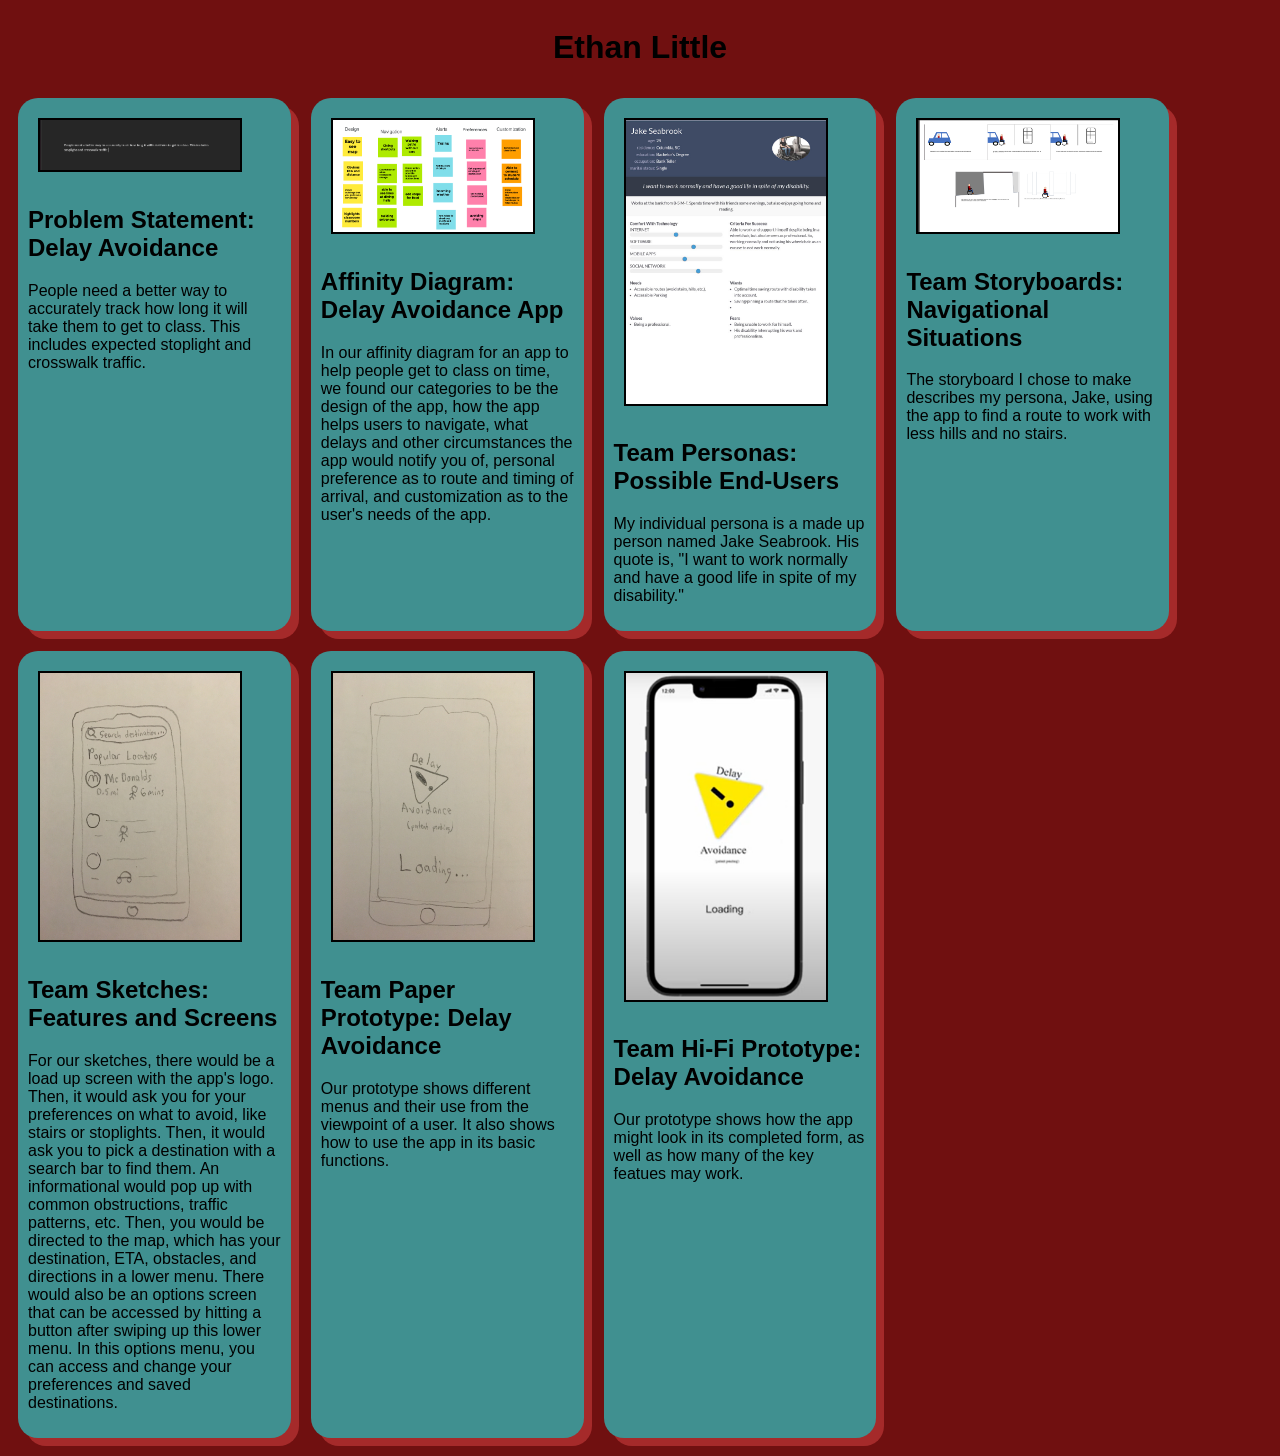
<file: index.html>
<!DOCTYPE html>
<html>
    <head>
        <title>CSCE 190: Ethan Little</title>
        <link rel="stylesheet" href="styles.css"/>
    </head>
    <body>
        <h1>Ethan Little</h1>

        <!--Problem Statement-->
        <section class = "assign">
            <img src = "images/problem-statement-screenshot.png">
            <section class = "assign-det">
                <h2>Problem Statement: Delay Avoidance</h2>
                <p>
                    People need a better way to accurately track how long it will take them to get to class. 
                    This includes expected stoplight and crosswalk traffic. 
                </p>
            </section>
        </section>

        <!--Affinity Diagram-->
        <section class = "assign">
            <img src = "images/affinity-diagram.png">
            <section class = "assign-det">
                <a href = "files/affinity-diagram.pdf"><h2>Affinity Diagram: Delay Avoidance App</h2></a>
                <p>
                    In our affinity diagram for an app to help people get to class on time, we found our categories to be the design of the app,
                    how the app helps users to navigate, what delays and other circumstances the app would notify you of, 
                    personal preference as to route and timing of arrival, and customization as to the user's needs of the app. 
                </p>
            </section>
        </section>

        <!--Personas-->
        <section class="assign">
            <img src ="images/disabled-person-persona.jpg">
            <section class ="assign-det">
                <a href = "files/persona-combined.pdf"><h2>Team Personas: Possible End-Users</h2></a>
                <p>
                    My individual persona is a made up person named Jake Seabrook. 
                    His quote is, "I want to work normally and have a good life in spite of my disability."
                </p>
            </section>
        </section>

        <!--Storyboard Assignment-->
        <section class="assign">
            <img src = "images/storyboard-image.png">
            <section class ="assign-det">
                <a href ="files/combinedStoryboards.pdf" ><h2>Team Storyboards: Navigational Situations</h2></a>
                <p>
                   The storyboard I chose to make describes my persona, Jake, using the app to find a route to work with less hills and no stairs. 
                </p>
            </section>
        </section>

        <!--Sketching Assignment-->
        <section class="assign">
            <img src = "images/bestImage.jpg">
            <section class ="assign-det">
                <a href ="files/combinedSketches.pdf" ><h2>Team Sketches: Features and Screens</h2></a>
                <p>
                    For our sketches, there would be a load up screen with the app's logo. 
                    Then, it would ask you for your preferences on what to avoid, like stairs or stoplights. 
                    Then, it would ask you to pick a destination with a search bar to find them. 
                    An informational would pop up with common obstructions, traffic patterns, etc. 
                    Then, you would be directed to the map, which has your destination, ETA, obstacles, and directions in a lower menu. 
                    There would also be an options screen that can be accessed by hitting a button after swiping up this lower menu. 
                    In this options menu, you can access and change your preferences and saved destinations. 
                </p>
            </section>
        </section>

        <!--Paper Prototype video Assignment-->
        <section class = "assign">
            <img src="images/app-image.jpg">
            <section class = "assign-det">
                <a href = "https://www.youtube.com/watch?v=Oohoxzrkuq0"><h2>Team Paper Prototype: Delay Avoidance</h2></a>
                <p>
                    Our prototype shows different menus and their use from the viewpoint of a user. It also shows how to use the app in its basic functions.
                </p>
            </section>
        </section>

        <!--Hi-Fi protoype video assignment-->
        <section class = "assign">
            <img src="images/hifi-protoype.png">
            <section class = "assign-det">
                <a href = https://www.youtube.com/watch?v=f2LSbC-xK-0><h2>Team Hi-Fi Prototype: Delay Avoidance</h2></a>
                <p>
                    Our prototype shows how the app might look in its completed form, as well as how many of the key featues may work.
                </p>
            </section>
        </section>


    </body>
</html>
</file>
<file: styles.css>
body {
    background-color: #701010;
    font-family: Arial, Helvetica, sans-serif;
    display: flex;
    flex-wrap: wrap;
}
h1 {
    color: rgb(0, 0, 0);
    text-align: center;
    width: 100%;
    display: block;
}
h1:hover {
    color: rgb(255, 255, 255);
    text-align: center;
    width: 100%;
    display: block;
}
a {
    text-decoration: none;
    color: black;
}
.assign {
    background-color: #409090;
    margin: 10px;
    padding: 10px;
    border-radius: 20px;
    width: 20%;
    box-shadow: 8px 8px brown;
    display: block;
}
.assign img {
    width: 200px;
    margin: 10px;
    border: 2px solid rgb(0, 0, 0);
}
.assign img:hover {
    width: 200px;
    margin: 10px;
    border: 2px dotted yellow;
}
</file>
